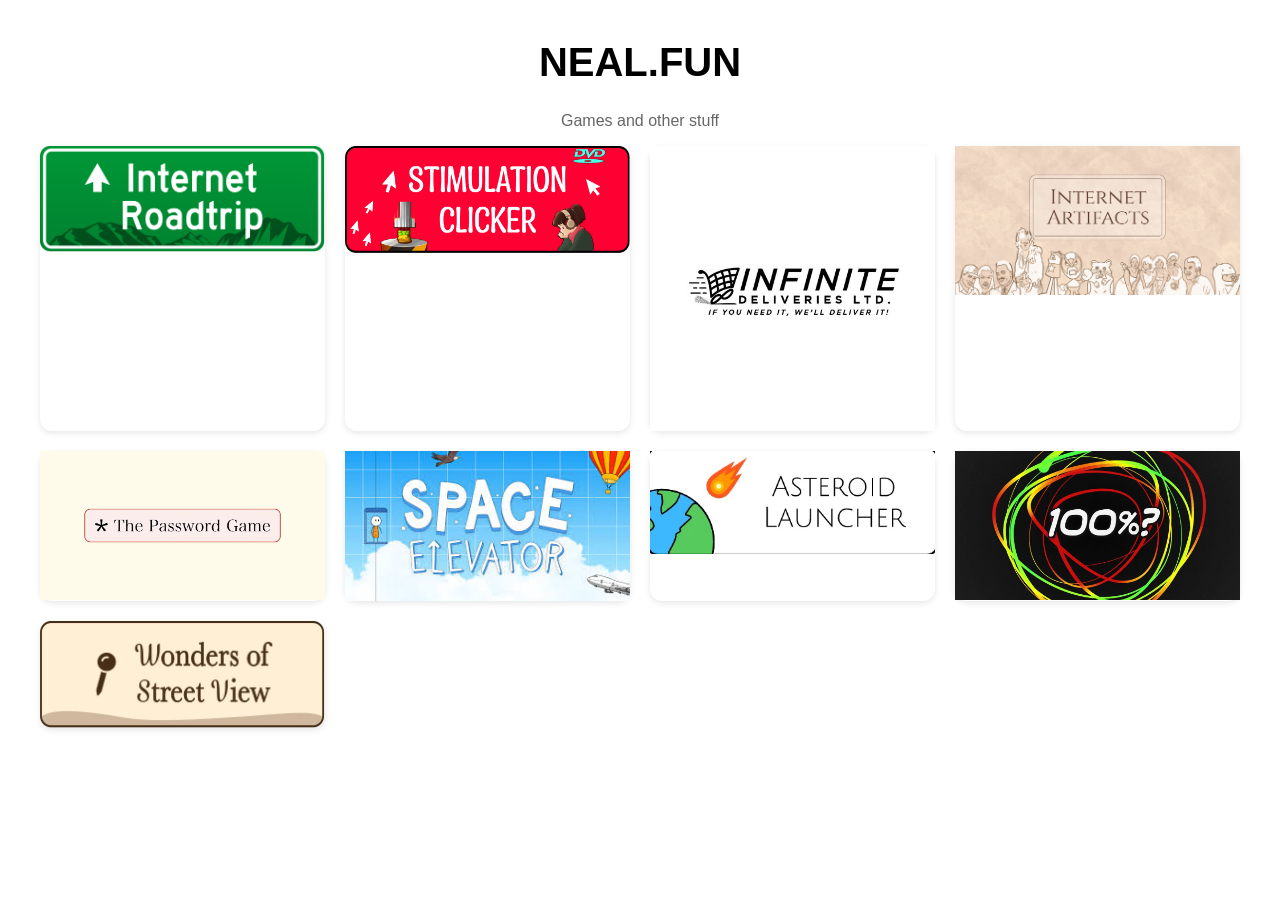
<file: level 100/homework/index.html>
<!DOCTYPE html>
<html lang="en">
<head>
  <meta charset="UTF-8">
  <meta name="viewport" content="width=device-width, initial-scale=1.0">
  <title>Document</title>
  <link rel="stylesheet" href="style.css">
</head>
<body>
  <h1>NEAL.FUN</h1>
  <p>Games and other stuff</p>
  <div class="container">
    <div class="card"><img src="roadtrip.png" alt="Internet Roadtrip"></div>
    <div class="card"><img src="stimulation.png" alt="Stimulation Clicker"></div>
    <div class="card"><img src="infinite.png" alt="Infinite Craft"></div>
    <div class="card"><img src="artifacts.png" alt="Internet Artifacts"></div>
    <div class="card"><img src="passwordgame.png" alt="Password Game"></div>
    <div class="card"><img src="space.png" alt="Space Elevator"></div>
    <div class="card"><img src="asteroid.png" alt="Asteroid Launcher"></div>
    <div class="card"><img src="circle.png" alt="Draw a Perfect Circle"></div>
    <div class="card"><img src="wonders.png" alt="Wonders of Street View"></div>
  </div>
</body>
</html>
</file>
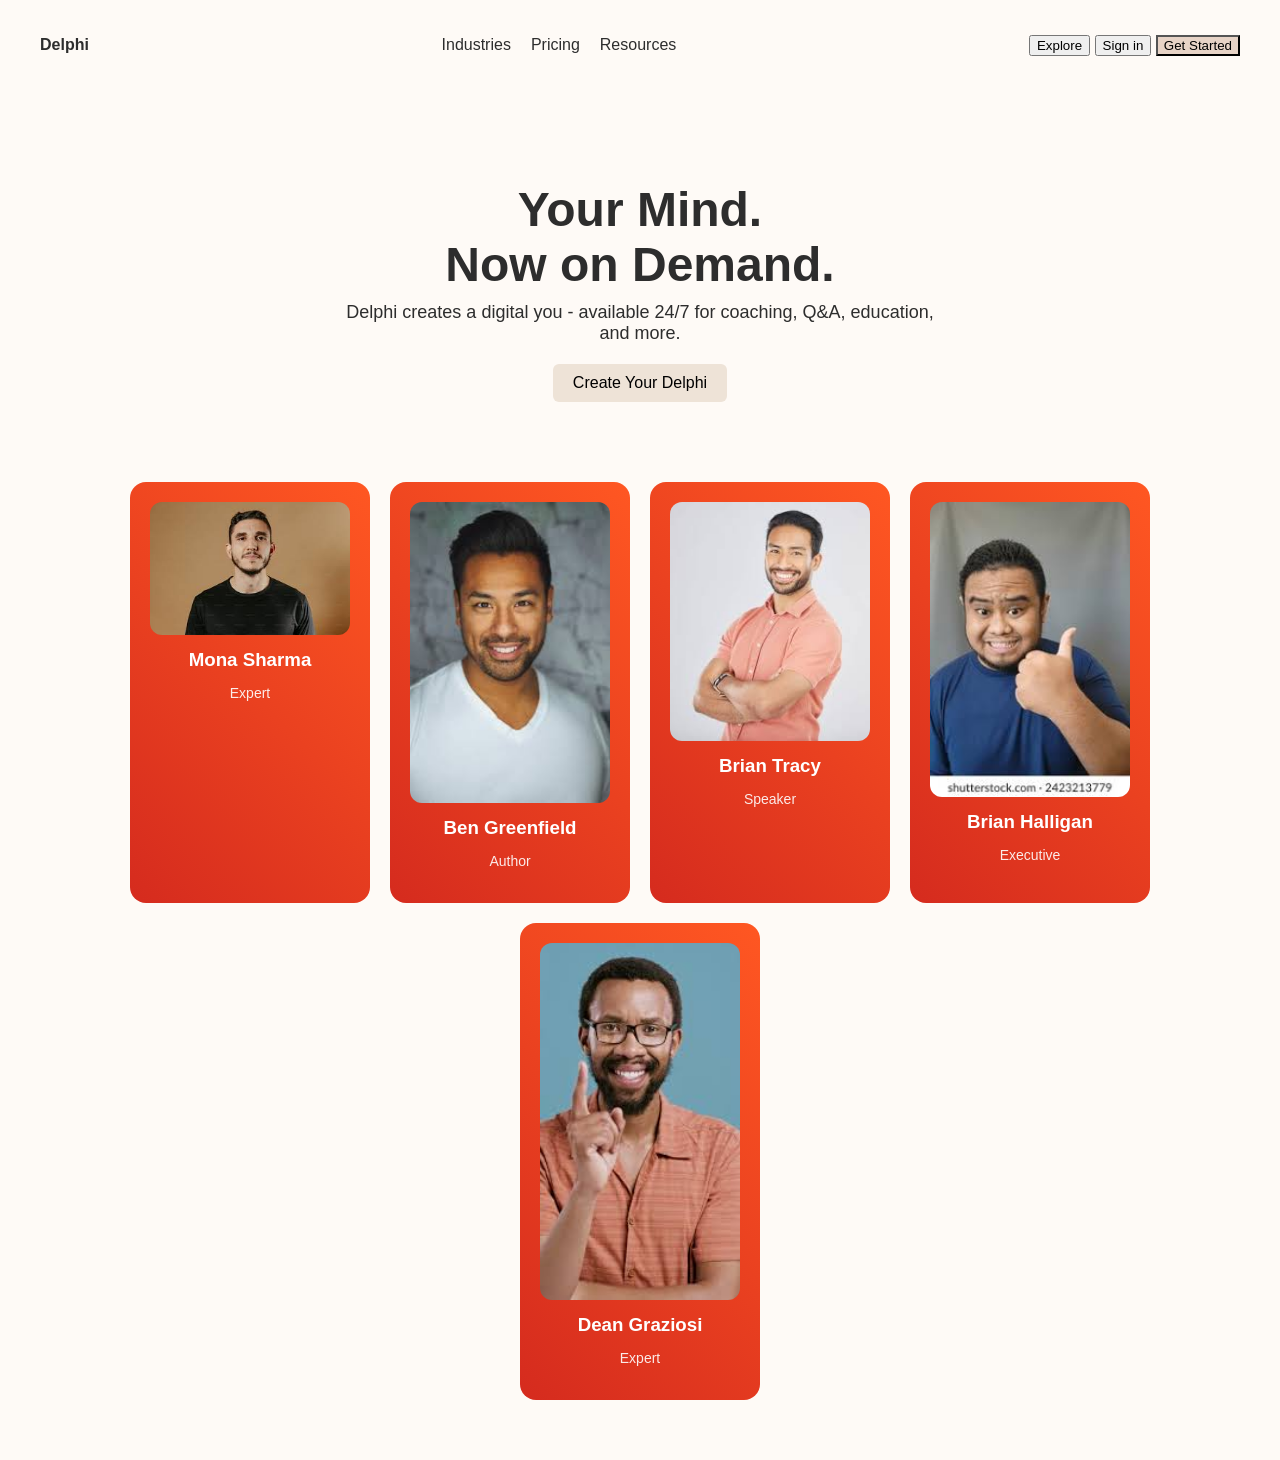
<file: level 101/homework/index.html>
<!DOCTYPE html>
<html lang="en">
<head>
  <meta charset="UTF-8">
  <meta name="viewport" content="width=device-width, initial-scale=1.0">
  <title>Your Mind. On Demand.</title>
  <style>
    body {
      font-family: Arial, sans-serif;
      background-color: #fefaf6;
      margin: 0;
      padding: 0;
      text-align: center;
      color: #2d2d2d;
    }
    header {
      display: flex;
      justify-content: space-between;
      padding: 20px 40px;
      align-items: center;
    }
    nav ul {
      list-style: none;
      display: flex;
      gap: 20px;
      padding: 0;
    }
    nav ul li {
      cursor: pointer;
      font-weight: 500;
    }
    .hero {
      padding: 60px 20px 40px;
    }
    .hero h1 {
      font-size: 48px;
      margin-bottom: 10px;
    }
    .hero p {
      font-size: 18px;
      max-width: 600px;
      margin: 0 auto 20px;
    }
    .hero button {
      padding: 10px 20px;
      font-size: 16px;
      border: none;
      border-radius: 6px;
      background-color: #eee3d7;
      cursor: pointer;
    }
    .experts {
      display: flex;
      justify-content: center;
      gap: 20px;
      flex-wrap: wrap;
      margin-top: 40px;
      padding: 0 20px 60px;
    }
    .expert {
      background: linear-gradient(45deg, #d52b1e, #ff5722);
      border-radius: 16px;
      padding: 20px;
      color: white;
      width: 200px;
      text-align: center;
    }
    .expert img {
      border-radius: 12px;
      width: 100%;
      height: auto;
    }
    .expert h3 {
      margin: 10px 0 4px;
    }
    .expert p {
      font-size: 14px;
      opacity: 0.9;
    }
  </style>
</head>
<body>
  <header>
    <div><strong>Delphi</strong></div>
    <nav>
      <ul>
        <li>Industries</li>
        <li>Pricing</li>
        <li>Resources</li>
      </ul>
    </nav>
    <div>
      <button>Explore</button>
      <button>Sign in</button>
      <button style="background-color:#e7d3c6;">Get Started</button>
    </div>
  </header>

  <div class="hero">
    <h1>Your Mind.<br>Now on Demand.</h1>
    <p>Delphi creates a digital you - available 24/7 for coaching, Q&A, education, and more.</p>
    <button>Create Your Delphi</button>
  </div>

  <div class="experts">
    <div class="expert">
      <img src="image.png" alt="Mona Sharma">
      <h3>Mona Sharma</h3>
      <p>Expert</p>
    </div>
    <div class="expert">
      <img src="image copy.png" alt="Ben Greenfield">
      <h3>Ben Greenfield</h3>
      <p>Author</p>
    </div>
    <div class="expert">
      <img src="image copy 2.png" alt="Brian Tracy">
      <h3>Brian Tracy</h3>
      <p>Speaker</p>
    </div>
    <div class="expert">
      <img src="image copy 3.png" alt="Brian Halligan">
      <h3>Brian Halligan</h3>
      <p>Executive</p>
    </div>
    <div class="expert">
      <img src="image copy 4.png" alt="Dean Graziosi">
      <h3>Dean Graziosi</h3>
      <p>Expert</p>
    </div>
  </div>
</body>
</html>
</file>
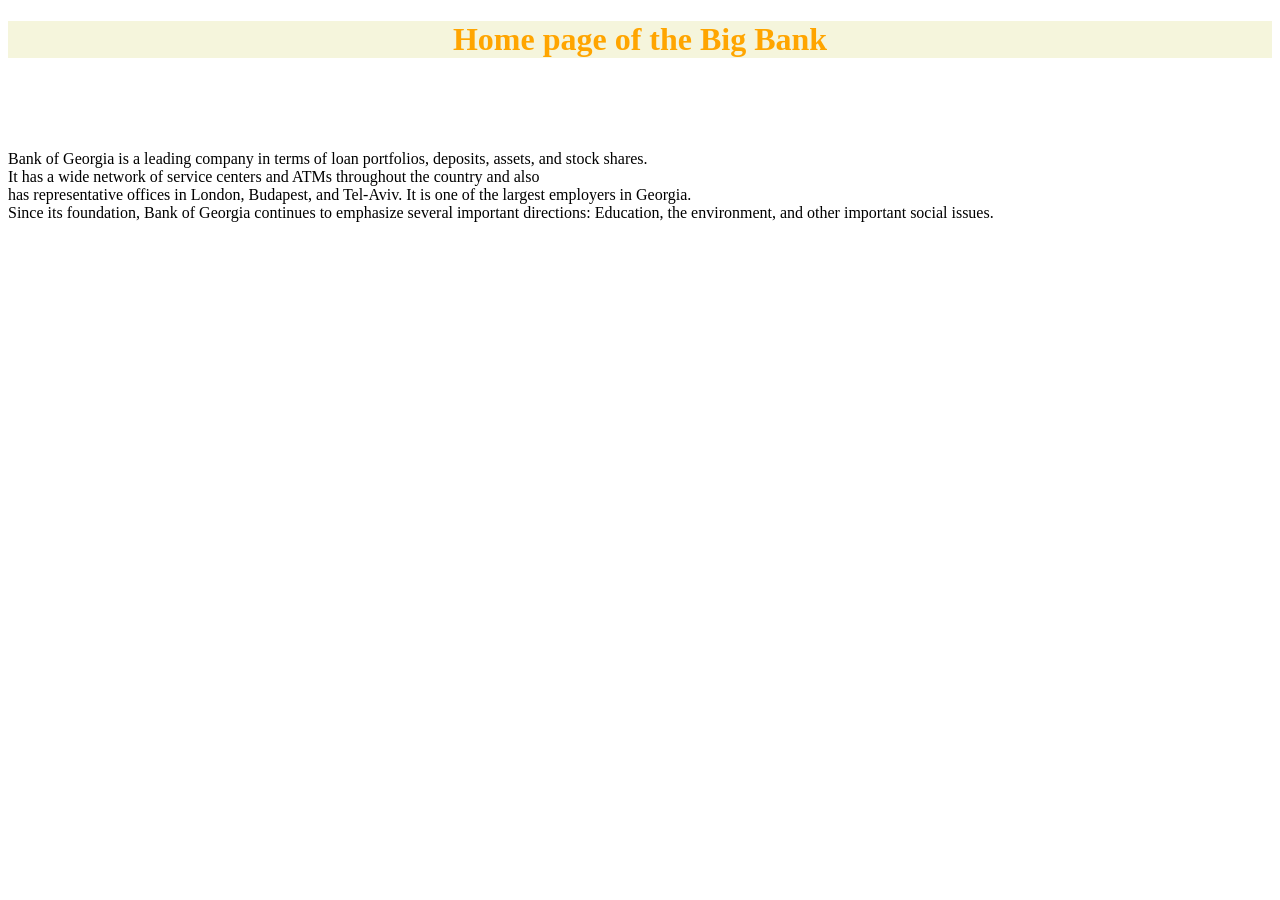
<file: level 47/homework/index.html>
<!DOCTYPE html>
<html lang="en">
<head>
    <meta charset="UTF-8">
    <meta name="viewport" content="width=device-width, initial-scale=1.0">
    <title>Document</title>
    <link rel="stylesheet" href="style.css">
</head>
<body>
    <section id="home"></section>
    <header>
            <center><h1 id="h1">Home page of the Big Bank</h1></center>
    </header>
<br><br><br>
    <p id="p1">
        Bank of Georgia is a leading company in terms of loan portfolios, deposits, assets, and stock shares. <br> It has a wide network of service centers and ATMs throughout the country and also <br> has representative offices in London, Budapest, and Tel-Aviv.

It is one of the largest employers in Georgia. <br> Since its foundation, Bank of Georgia continues to emphasize several important directions: Education, the environment, and other important social issues.
 
    </p>

</body>
</html>
</file>
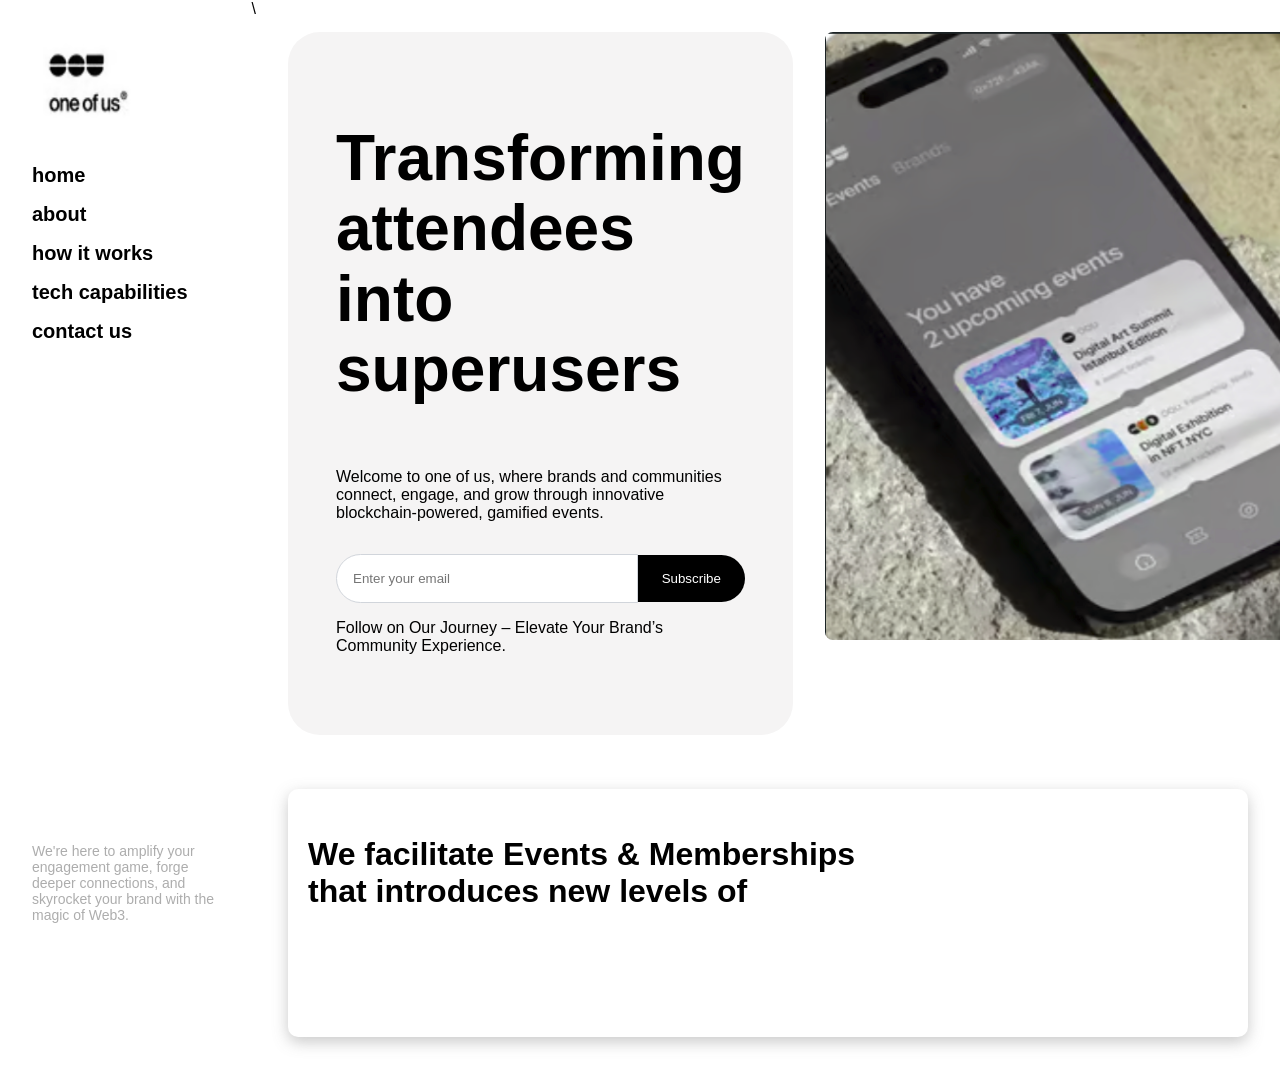
<file: level 82/homework/index.html>
<!-- https://effortless-seahorse-a48324.netlify.app/ -->

<html lang="en">
<head>
    <meta charset="UTF-8">
    <meta name="viewport" content="width=device-width, initial-scale=1.0">
    <title>Document</title>
    <link rel="stylesheet" href="style.css">
</head>
<body>
    <div class="c">
    
        <div class="sidebar">
            <div class="logo">
                <img src="image2222.png"  width="100" height="50">
            </div>

            <nav class="nav">
                <a href="#">home</a>
                <a href="#">about</a>
                <a href="#">how it works</a>
                <a href="#">tech capabilities</a>
                <a href="#">contact us</a>
            </nav>

            <div class="sidebartext">
                <p>We're here to amplify your <br>engagement game, forge <br>deeper connections,
                 and <br>skyrocket your brand with the <br> magic of Web3.</p>
            </div>

        </div>
       \
        <div class="mc">
            <div class="cg">

                <div class="tc">
                    <h1>Transforming attendees into superusers</h1>
                    <p>Welcome to one of us, where brands and communities connect, engage,
                    and grow through innovative blockchain-powered, gamified events.</p>

                    <div class="subscribe">
                        <input type="email" placeholder="Enter your email">
                        <button>Subscribe</button>
                    </div>

                    <p>Follow on Our Journey – Elevate Your Brand’s Community Experience.</p>
                </div>

                <div class="ic">
                    <img src="111.png"  width="500" height="500">
                </div>

            </div>
<br><br><br>
            <div class="ac">
                <h2>We facilitate Events & Memberships  <br>
                that introduces new levels of</h2>
            </div>

        </div>
    </div>
</body>
</html>
</file>
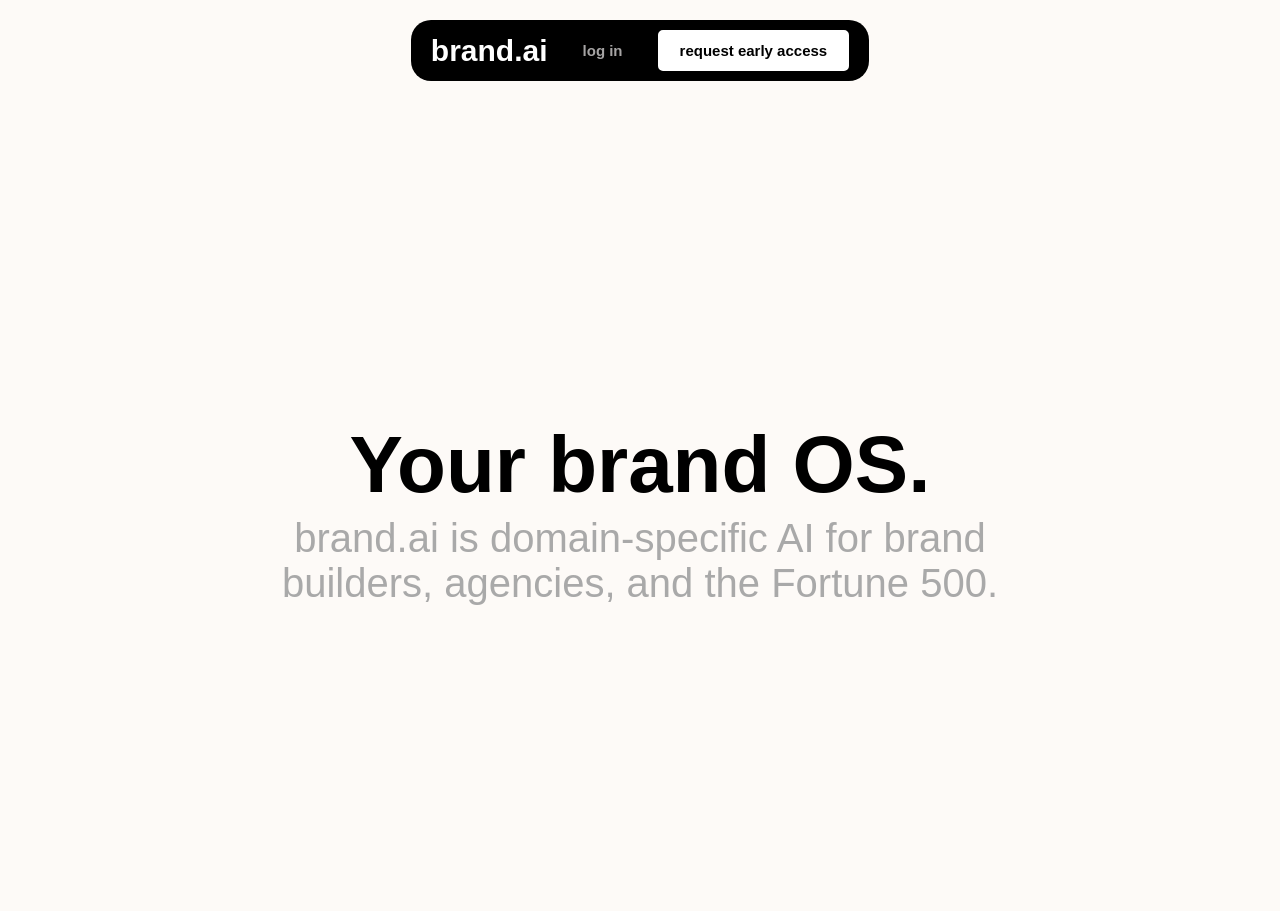
<file: level 87/homework/index.html>
<!DOCTYPE html>
<html lang="en">
<head>
    <meta charset="UTF-8">
    <meta name="viewport" content="width=device-width, initial-scale=1.0">
    <title>Brand AI</title>
    <link rel="stylesheet" href="style.css">
</head>
<body>
    <div class="black-container">
        <div class="logo">brand.ai</div>
        <div class="button black">log in</div>
        <div class="button white">request early access</div>
    </div>

    <div class="main-content">
        <h1>Your brand OS.</h1>
        <p>brand.ai is domain-specific AI for brand <br> builders, agencies, and the Fortune 500.</p>
    </div>
</body>
</html>
</file>
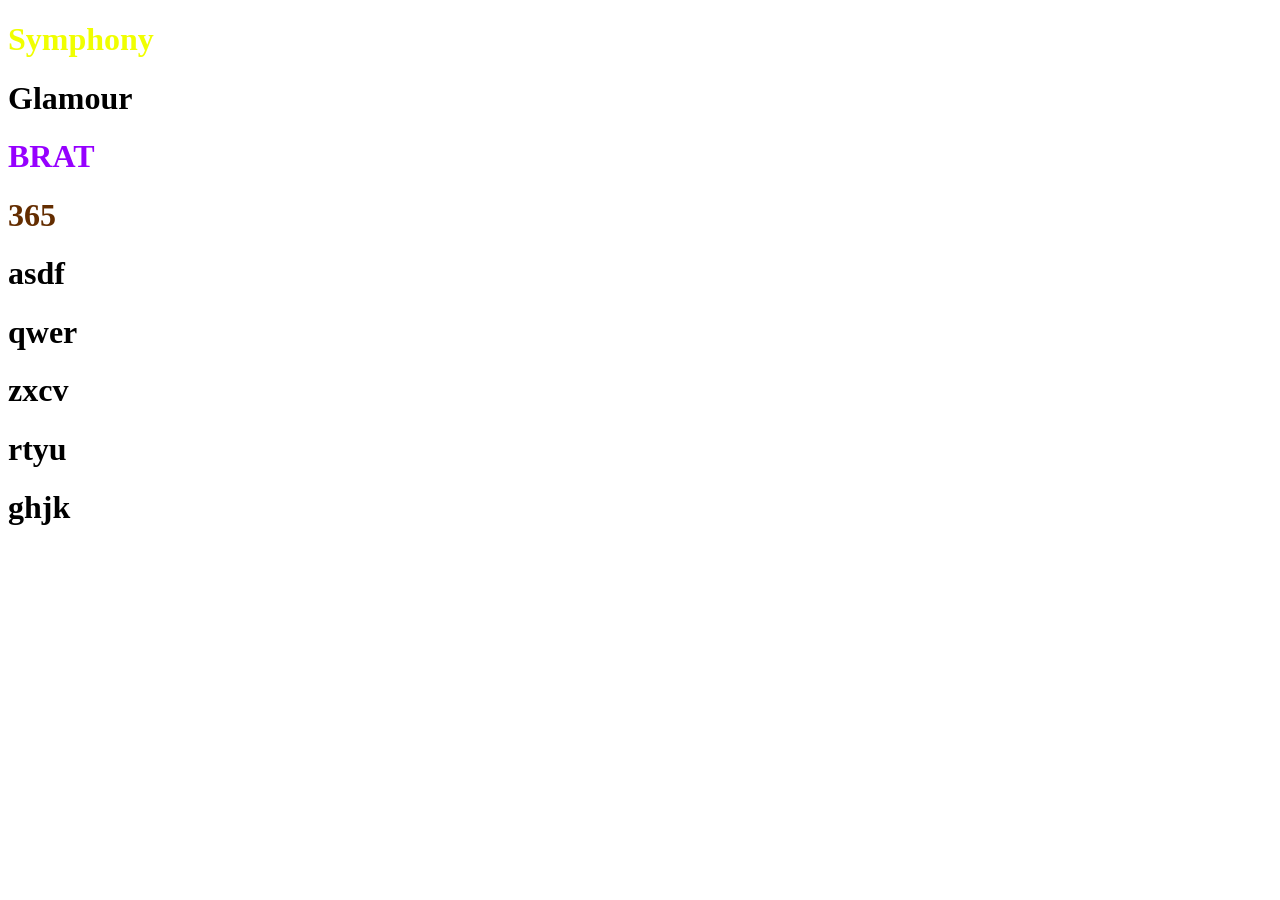
<file: level 34/classwork.html>
<!-- 1) შექმენით საიტი სადაც ტექსტს შეუცვლით ფერს rgb გამოყენებით უნდა გქონდეთ 4 ფერი (yellow,black,purple,brown)


2) შექმენით საიტი სადაც გექნებათ div და მაგ დივის შვილი იქნება 5 ცალი h1 ელემენტი, ამ 5 ვე ელემენტს უნდა ჰქონდეს 10,20,30,40,50% თავისი მშობელი ელემენტის widht და height-->

<!DOCTYPE html>
<html lang="en">
<head>
    <meta charset="UTF-8">
    <meta name="viewport" content="width=device-width, initial-scale=1.0">
    <title>Document</title>
    <link rel="stylesheet" href="style.css">
</head>
<body>
    <h1 id="goa">Symphony</h1>
    <h1 id="group39">Glamour</h1>
    <h1 id="nino">BRAT</h1>
    <h1 id="idk">365</h1>
</body>
</html>

<!DOCTYPE html>
<html lang="en">
<head>
    <meta charset="UTF-8">
    <meta name="viewport" content="width=device-width, initial-scale=1.0">
    <title>Document</title>
</head>
<body>
    <div>
        <h1 id="goa1">asdf</h1>
        <h1 id="goa2">qwer</h1>
        <h1 id="goa3">zxcv</h1>
        <h1 id="goa4">rtyu</h1>
        <h1 id="goa5">ghjk</h1>
    </div>
</body>
</html>
</file>
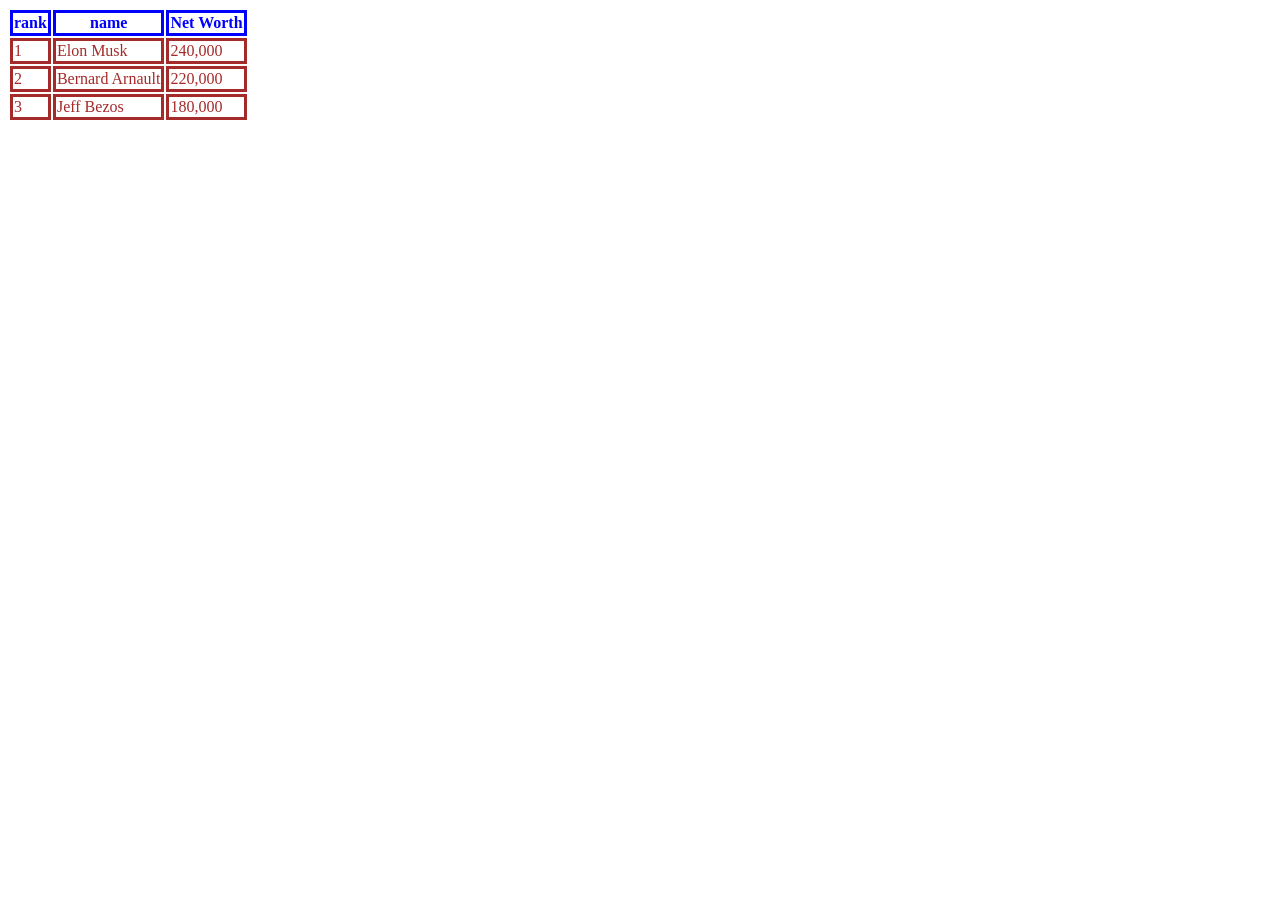
<file: level 38/classwork.html>
<!--1. შექმენით ცხრილი, სადაც გექნებათ ყველაზე მდიდარი ადამიანები მოცემული და გვერდზე მათი Net Worth, 
გაუკეთეთ სათაურის რიგირც, ასევე გაუკეთეთ საზღვრები, გასტილეთ და გაალამაზეთ.-->

<!DOCTYPE html>
<html lang="en">
<head>
    <meta charset="UTF-8">
    <meta name="viewport" content="width=device-width, initial-scale=1.0">
    <title>Document</title>
    <link rel="stylesheet" href="style.css">
</head>
<body>
        
    <table>
        <tr>
            <th>rank</th>
            <th>name</th>
            <th>Net Worth</th>
        </tr>
        <tr>
            <td>1</td>
            <td>Elon Musk</td>
            <td>240,000</td>
        </tr>
        <tr>
            <td>2</td>
            <td>Bernard Arnault</td>
            <td>220,000</td>
        </tr>
        <tr>
            <td>3</td>
            <td>Jeff Bezos</td>
            <td>180,000</td>
        </tr>

    </table>

</body>
</html>
</file>
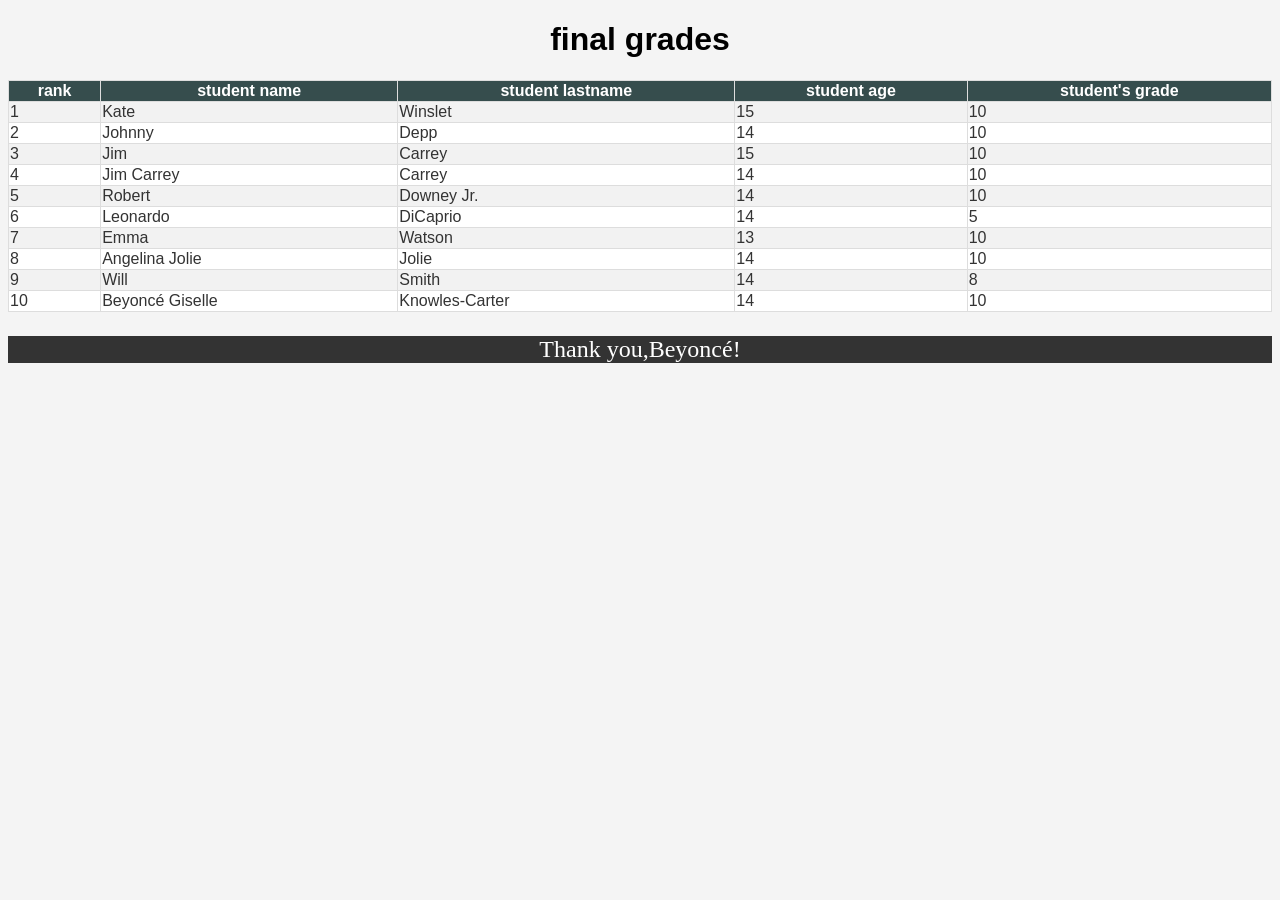
<file: level 38/homework.html>
<!---შექმენით საიტი, სადაც table-ს მეშვეობით შექმნით სკოლის მოსწავლეების წლის საბოლოო ქულის ცხრილს. ცხრილში უნდა იყოს student name,
student lastname, student age and student's grade. გასტილეთ ის თქვენი გემოვნებით, თუმცა აუცილებლად გაუკეთეთ საზღვარი, ასევე ეცადეთ გამოიყენოთ
გაკვეთილზე განვლილი მასალის უმრავლესობა, ასევე ცხრილის ქვემოთ დაამატეთ ფოტოები, რათა საიტი გახდეს უფრო მიმზიდველი,
Data Popkhadze.-->

<!DOCTYPE html>
<html lang="en">
<head>
    <meta charset="UTF-8">
    <meta name="viewport" content="width=device-width, initial-scale=1.0">
    <title>Document</title>
    <link rel="stylesheet" href="style1.css">
</head>
<body>

    <h1>final grades</h1>

    <table>
        
        <tr>
            <th>rank</th>
            <th>student name</th>
            <th>student lastname</th>
            <th>student age</th>
            <th>student's grade</th>
        </tr>

        <tr>
            <td>1</td>
            <td>Kate</td>
            <td>Winslet</td>
            <td>15</td>
            <td>10</td>
        </tr>

        <tr>
            <td>2</td>
            <td>Johnny </td>
            <td>Depp</td>
            <td>14</td>
            <td>10</td>
        </tr>
        
        <tr>
            <td>3</td>
            <td>Jim </td>
            <td>Carrey</td>
            <td>15</td>
            <td>10</td>
        </tr>
                
        <tr>
            <td>4</td>
            <td>Jim Carrey</td>
            <td>Carrey</td>
            <td>14</td>
            <td>10</td>
        </tr>
                        
        <tr>
            <td>5</td>
            <td>Robert</td>
            <td>Downey Jr.</td>
            <td>14</td>
            <td>10</td>
        </tr>

        <tr>
            <td>6</td>
            <td>Leonardo</td>
            <td>DiCaprio</td>
            <td>14</td>
            <td>5</td>
        </tr>

        <tr>
            <td>7</td>
            <td>Emma</td>
            <td>Watson</td>
            <td>13</td>
            <td>10</td>
        </tr>
        
        <tr>
            <td>8</td>
            <td>Angelina Jolie</td>
            <td>Jolie</td>
            <td>14</td>
            <td>10</td>
        </tr>

        <tr>
            <td>9</td>
            <td>Will</td>
            <td>Smith</td>
            <td>14</td>
            <td>8</td>
        </tr>

        <tr>
            <td>10</td>
            <td>Beyoncé Giselle</td>
            <td>Knowles-Carter</td>
            <td>14</td>
            <td>10</td>

        </tr>

    </table>
    
    <footer>
        <p>Thank you,Beyoncé!</p>
    </footer>

</body>
</html>
</file>
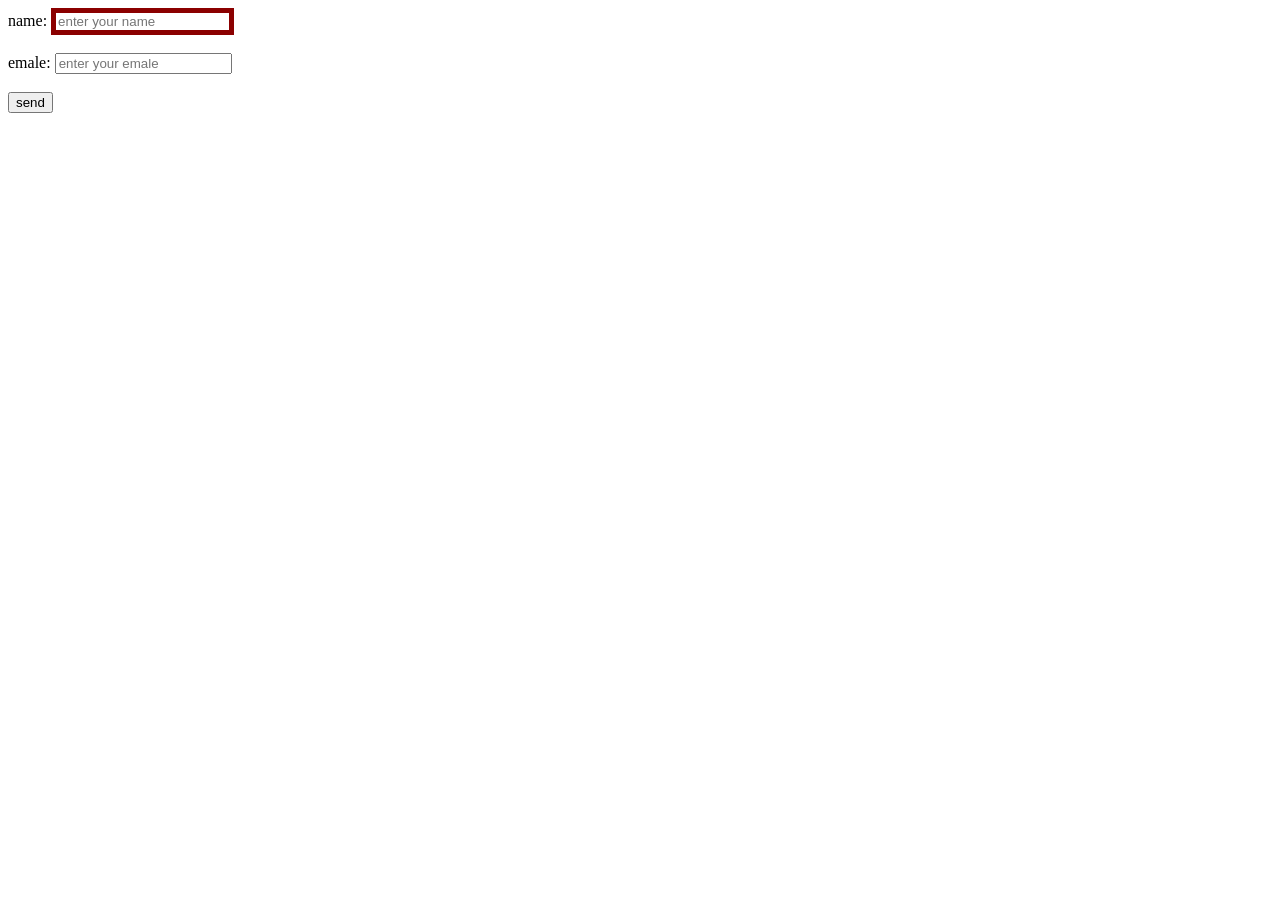
<file: level 42/classwork.html>
<!--1. შექმენით ფორმა, სადაც გექნებათ 2 input, შემდეგ ისენი გასტილეთ ატრიბუტის გამოყენებით.-->
<!DOCTYPE html>
<html lang="en">
<head>
    <meta charset="UTF-8">
    <meta name="viewport" content="width=device-width, initial-scale=1.0">
    <title>Document</title>
    <link rel="stylesheet" href="style.css">
</head>
<body>
    <form>
        <label for="name">name:</label>
        <input type="text" id="name" name="name" placeholder="enter your name">

        <br><br>

        <label for="email">emale:</label>
        <input type="email" id="email" name="email" placeholder="enter your emale">

        <br><br>

        <button type="submit">send</button>
    </form>
</body>
</html>
</file>
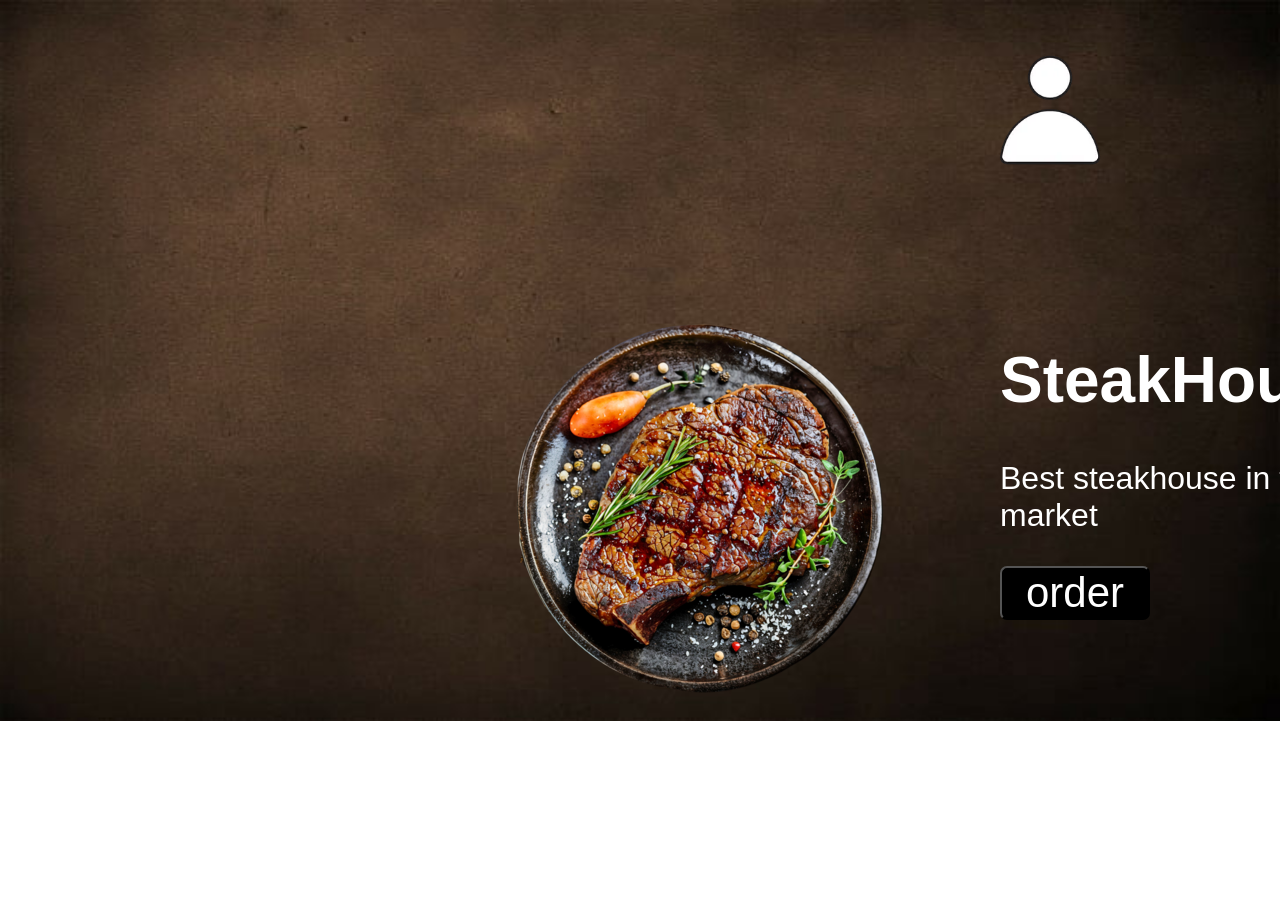
<file: level 65/classwork.html>
<!DOCTYPE html>
<html lang="en">
<head>
    <meta charset="UTF-8">
    <meta name="viewport" content="width=device-width, initial-scale=1.0">
    <title>Document</title>
    <link rel="stylesheet" href="style.css">
    <link href="https://fonts.googleapis.com/css2?family=Bona+Nova+SC:ital,wght@0,400;0,700;1,400&family=Playfair+Display:ital,wght@0,400..900;1,400..900&family=Plus+Jakarta+Sans:ital,wght@0,200..800;1,200..800&display=swap" rel="stylesheet">
</head>
<body>
    <img id="acc" src="free-account-icon-download-in-svg-png-gif-file-formats--profile-user-avatar-travel-pack-holidays-icons-1538680.png" alt="">
    <div><h1>SteakHouse</h1>
        
    <p>Best steakhouse in the market</p>

    <button>order</button></div>


    <img src="grilled-sliced-beef-steak-with-rosemary-on-black-bowl-top-view-with-transparent-background-png.png" id="hi">


</body>
</html>
</file>
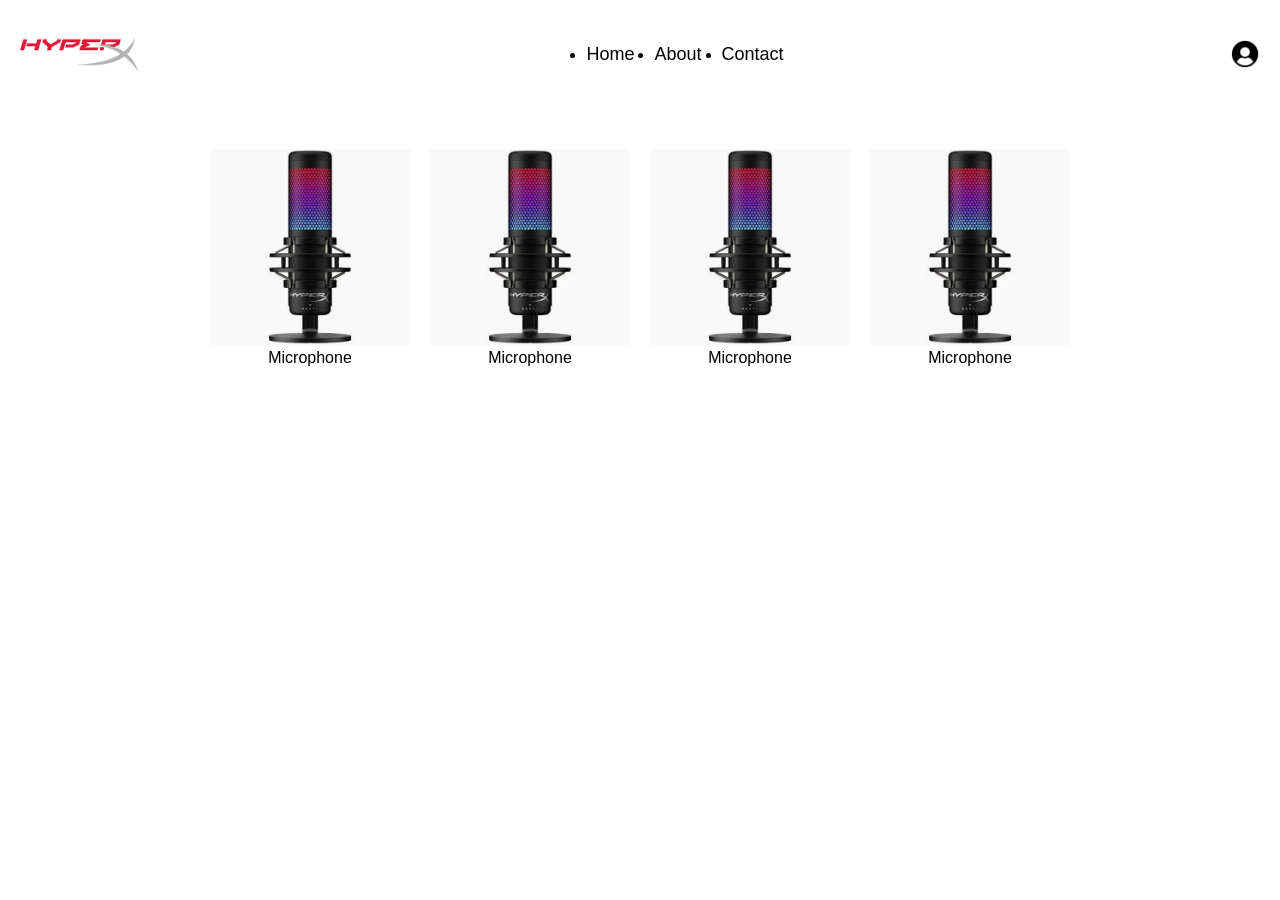
<file: level 70/classwork.html>
<!DOCTYPE html>
<html lang="en">
<head>
    <meta charset="UTF-8">
    <meta name="viewport" content="width=device-width, initial-scale=1.0">
    <title>Document</title>
    <link rel="stylesheet" href="style.css">

</head>
<body>
    <header class="navbar">
        <img class="Logo" src="download.png" alt="HyperX Logo" width="120">
        <ul>
            <li><a href="#">Home</a></li>
            <li><a href="#">About</a></li>
            <li><a href="#">Contact</a></li>
        </ul>
        <img src="free-user-icon-3296-thumb.png" alt="User Icon" width="30">
    </header>
    <section class="container">
        <div class="product">
            <img src="shopping (1).webp" alt="Microphone">
            <p>Microphone</p>
        </div>
        <div class="product">
            <img src="shopping (1).webp" alt="Microphone">
            <p>Microphone</p>
        </div>
        <div class="product">
            <img src="shopping (1).webp" alt="Microphone">
            <p>Microphone</p>
        </div>
        <div class="product">
            <img src="shopping (1).webp" alt="Microphone">
            <p>Microphone</p>
        </div>
    </section>
</body>
</html>
</file>
<file: level 100/homework/style.css>
body {
      font-family: 'Segoe UI', Tahoma, Geneva, Verdana, sans-serif;
      margin: 0;
      padding: 0;
      text-align: center;
      background-color: #fff;
    }
    h1 {
      font-size: 40px;
      margin-top: 40px;
    }
    p {
      color: #666;
    }
    .container {
      display: grid;
      grid-template-columns: repeat(auto-fit, minmax(250px, 1fr));
      gap: 20px;
      padding: 0px;
      margin: 0;
      max-width: 1200px;
      margin: auto;
    }
    .card {
      border-radius: 12px;
      transition: transform 0.2s ease-in-out;
      box-shadow: 0 2px 6px rgba(0,0,0,0.1);
    }
    .card:hover {
      transform: scale(1.03);
    }
    .card img {
      width: 100%;
      height: auto;
      display: block;
    }
</file>
<file: level 47/homework/style.css>
img{
    width: 400px;
    height: 400px;
}

#h11{
    color: orangered;
    background-color: rgb(255, 228, 196);
}

#p1{
    color: black ;
}

#h1{
    color: orange;
    background-color: beige;
}
</file>
<file: level 82/homework/style.css>
body {
    font-family: 'Inter', sans-serif;
    background-color: white;
    color: black;
    margin: 0;
    padding: 0;
}


.c {
    display: flex;
    flex-direction: column;
    min-height: 100px;
}

.sidebar {
    background-color: white;
    padding: 32px;
    flex: 1;
}


.logo img {
    margin-bottom: 32px;
    width: 100px;
    height: 100px;
}


.nav a {
    display: block;
    font-size: 20px;
    font-weight: 700;
    margin-bottom: 16px;
    text-decoration: none;
    color: black;
}


.sidebartext {
    color: #adadad;
    font-size: 14px;
    margin-top: 500px;
}


.mc {
    flex: 3;
    padding: 32px;
}

.cg {
    display: grid;
  
    gap: 32px;
}


.tc{
    padding: 48px;
    background-color: rgb(245, 244, 244);
    border-radius: 32px;
}

.ic img {
    width: 560px; 
    height: 608px; 
   border-radius: 50px;
}



.tc h1 {
    font-size: 64px; 
    font-weight: 600;
    margin-bottom: 64px;
    line-height: 1.1; 
}
.tc p {
    margin-bottom: 32px;
}

.subscribe {
    display: flex;
    align-items: center;
    margin-bottom: 16px;
}

.subscribe input {
    flex-grow: 1;
    padding: 16px;
    border: 1px solid #d1d5db;
    border-radius: 9999px 0 0 9999px;
}
.subscribe button {
    background-color: black;
    color: white;
    padding: 16px 24px;
    border-radius: 0 9999px 9999px 0;
    border: none;
}
.ic img {
    border-radius: 8px;
}
.ac {
    padding: 20px;
    padding-bottom:100px; 
    box-shadow: rgba(100, 99, 99, 0.35) 0px 5px 15px; 
    border-radius: 10px; 
}
.ac h2 {
    font-size: 32px;
    
}
@media (min-width: 1024px) {
    .c {
        flex-direction: row;
    }
    .sidebar {
        width: 25%;
    }
    .mc {
        width: 75%;
    }
    .cg {
        grid-template-columns: 1fr 1fr;
    }
}
</file>
<file: level 87/homework/style.css>
body {
    font-family: Arial, sans-serif;
    margin: 0;
    padding: 0;
    background-color:rgb(253, 250, 247);
    text-align: center;
}

.black-container {
    border-radius: 20px; 
    background-color: black;
    padding: 10px 20px;
    display: flex; 
    justify-content: center; 
    align-items: center;
    gap: 13px; 
    color: white;
    width: fit-content;
    margin: 20px auto; 
}

.logo {
    font-size: 30px; 
    font-weight: bold;
}

.button {
    font-size: 15px;
    font-weight: bold;
    padding: 10px 20px; 
    border-radius: 5px;
    text-align: center;;
}

.button.white {
    background-color: white;
    color: black;
    border: 2px solid white;
}

.button.black {
    background-color: black;
    color: rgb(166, 164, 164);
    border: 2px solid black;
}


.main-content {
    display: flex;
    flex-direction: column;
    justify-content: center;
    align-items: center;
    height: 90vh;
}

.main-content h1 {
    font-size: 80px; 
    font-weight: bold;
    margin-bottom: 0px;
}

.main-content p {
    margin-top: 5px;
    color: darkgray;
    font-size: 40px; 
    font-weight:lighter; 
   
}
</file>
<file: level 34/style.css>
#goa {
    color: rgb(240, 255, 0);
}

#group39 {
     color: rgb(0, 0, 0);
}

#nino {
    color: rgb(150, 0, 255);
}

#idk {
    color:rgb(100, 45, 0);
}





#goa1 {
    width: 10%;
    height: 10%;
}

#goa2 {
    width: 20%;
    height: 20%;
}

#goa3 {
    width: 30%;
    height: 30%;
}

#goa4 {
    width: 40%;
    height: 40%;
}

#goa5 {
    width: 50%;
    height: 50%;
}
</file>
<file: level 38/style.css>
td{

    border: solid;
    border-collapse: collapse;
    color: brown;
}

th{
    border-collapse: collapse;
    border: solid;
    color: blue;
}
</file>
<file: level 38/style1.css>
body {
    font-family: Arial, sans-serif;
    background-color: #f4f4f4;
    color: #333;
}

h1 {
    text-align: center;
    color: black;
}

table {
    width: 100%;
    border-collapse: collapse;
    background-color: #fff;
}

th, td {
    border: 1px solid #ddd;
}

th {
    background-color: rgb(54, 77, 77);
    color: white;
}

tr:nth-child(even) {
    background-color: #f2f2f2;
}

footer {
    text-align: center;
    background: #333;
    color: white;
    font-family: serif;
    font-size: x-large;

}
</file>
<file: level 42/style.css>
input[type="text"]{border: 5px solid darkred;}
</file>
<file: level 65/style.css>
body{
    background-image: url(simple-background-texture-wallpaper-preview.png);
    background-repeat: no-repeat;
    background-size: cover;
}

body{
    display: flex;
    flex-direction: column;
    font-family: Arial, Helvetica, sans-serif;
    }
#hi{
    position: absolute;
    top: 300px; left: 500px;
    width: 400px; height: 400px;
}
div{
    position: absolute;
    top:300px ;left: 1000px;
    color: white;
    font-size: 32px;
}
button{
    background-color: black; color:white; 
    font-size: 42px; 
    border-radius: 7px 7px 7px 7px; 
    width: 150px; 
    text-align: center; 
}

#acc{
    height: 180px;
    width: 180px;
    position: absolute;
    top: 20px;
    left: 960px;
}
</file>
<file: level 70/style.css>
*{
    margin: 0;
    padding: 0;
}
body {
    font-family: Arial, sans-serif;
    text-align: center;
}
.navbar {
    display: flex;
    justify-content: space-between;
    align-items: center;
    padding: 20px;
}
.navbar ul {
    display: flex;
    gap: 20px;
}
.navbar a {
    text-decoration: none;
    color: black;
    font-size: 18px;
}
.container {
    display: flex;
    justify-content: center;
    gap: 20px;
    padding: 40px;
}
.product {
    text-align: center;
}
.product img {
    width: 200px;
}
</file>
